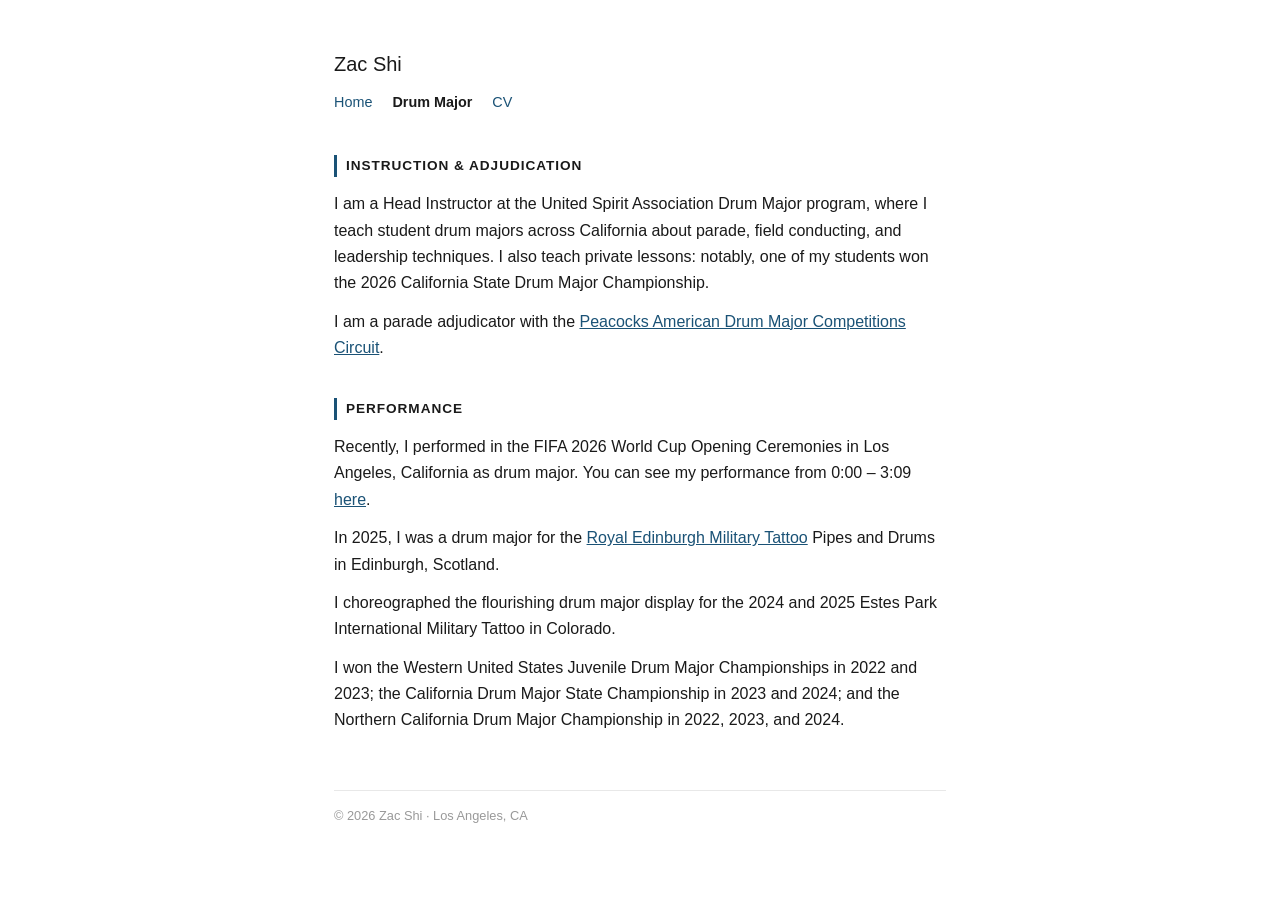
<file: drum-major.html>
<!DOCTYPE html>
<html lang="en">
<head>
  <meta charset="UTF-8">
  <meta name="viewport" content="width=device-width, initial-scale=1">
  <title>Drum Major — Zac Shi</title>
  <link rel="stylesheet" href="style.css">
</head>
<body>

  <h1 class="site-title"><a href="index.html">Zac Shi</a></h1>

  <nav>
    <a href="index.html">Home</a>
    <a href="drum-major.html" class="active">Drum Major</a>
    <a href="cv.pdf">CV</a>
  </nav>

  <h2>Instruction &amp; Adjudication</h2>

  <p>I am a Head Instructor at the United Spirit Association Drum Major program, where I teach student drum majors across California about parade, field conducting, and leadership techniques. I also teach private lessons: notably, one of my students won the 2026 California State Drum Major Championship.</p>

  <p>I am a parade adjudicator with the <a href="https://www.americandrummajor.com/">Peacocks American Drum Major Competitions Circuit</a>.</p>

  <h2>Performance</h2>

  <p>Recently, I performed in the FIFA 2026 World Cup Opening Ceremonies in Los Angeles, California as drum major. You can see my performance from 0:00 &ndash; 3:09 <a href="https://www.youtube.com/watch?v=6qajsRmCS1Y&list=RD6qajsRmCS1Y&start_radio=1">here</a>.</p>

  <p>In 2025, I was a drum major for the <a href="https://www.edintattoo.co.uk/">Royal Edinburgh Military Tattoo</a> Pipes and Drums in Edinburgh, Scotland.</p>

  <p>I choreographed the flourishing drum major display for the 2024 and 2025 Estes Park International Military Tattoo in Colorado.</p>

  <p>I won the Western United States Juvenile Drum Major Championships in 2022 and 2023; the California Drum Major State Championship in 2023 and 2024; and the Northern California Drum Major Championship in 2022, 2023, and 2024.</p>

  <footer>
    &copy; 2026 Zac Shi &middot; Los Angeles, CA
  </footer>

</body>
</html>
</file>
<file: style.css>
*, *::before, *::after {
  box-sizing: border-box;
  margin: 0;
  padding: 0;
}

body {
  font-family: -apple-system, BlinkMacSystemFont, "Segoe UI", Helvetica, Arial, sans-serif;
  font-size: 16px;
  line-height: 1.65;
  color: #1a1a1a;
  background: #ffffff;
  max-width: 660px;
  margin: 0 auto;
  padding: 48px 24px 80px;
}

.site-title {
  font-size: 1.25rem;
  font-weight: normal;
  margin-bottom: 10px;
}

.site-title a {
  color: #1a1a1a;
  text-decoration: none;
}

nav {
  margin-bottom: 40px;
  font-size: 0.9rem;
}

nav a {
  color: #1a5276;
  text-decoration: none;
  margin-right: 16px;
}

nav a:hover { text-decoration: underline; }
nav a.active { color: #1a1a1a; font-weight: 600; }

.profile-photo {
  float: right;
  margin: 0 0 20px 28px;
  width: 155px;
}

.profile-photo img {
  width: 100%;
  display: block;
}

h2 {
  font-size: 0.85rem;
  font-weight: 600;
  text-transform: uppercase;
  letter-spacing: 0.07em;
  border-left: 3px solid #1a5276;
  padding-left: 9px;
  margin-top: 36px;
  margin-bottom: 14px;
}

p { margin-bottom: 12px; }

a { color: #1a5276; }
a:hover { text-decoration: none; }

ul {
  padding-left: 18px;
  margin-bottom: 12px;
}

li { margin-bottom: 7px; }

.entry { margin-bottom: 20px; }

.entry-title { font-style: italic; }

.entry-meta {
  font-size: 0.875rem;
  color: #444;
}

.clearfix::after {
  content: "";
  display: table;
  clear: both;
}

footer {
  margin-top: 56px;
  font-size: 0.8rem;
  color: #999;
  border-top: 1px solid #e8e8e8;
  padding-top: 14px;
}

@media (max-width: 480px) {
  .profile-photo {
    float: none;
    margin: 0 0 18px 0;
    width: 130px;
  }
}
</file>
